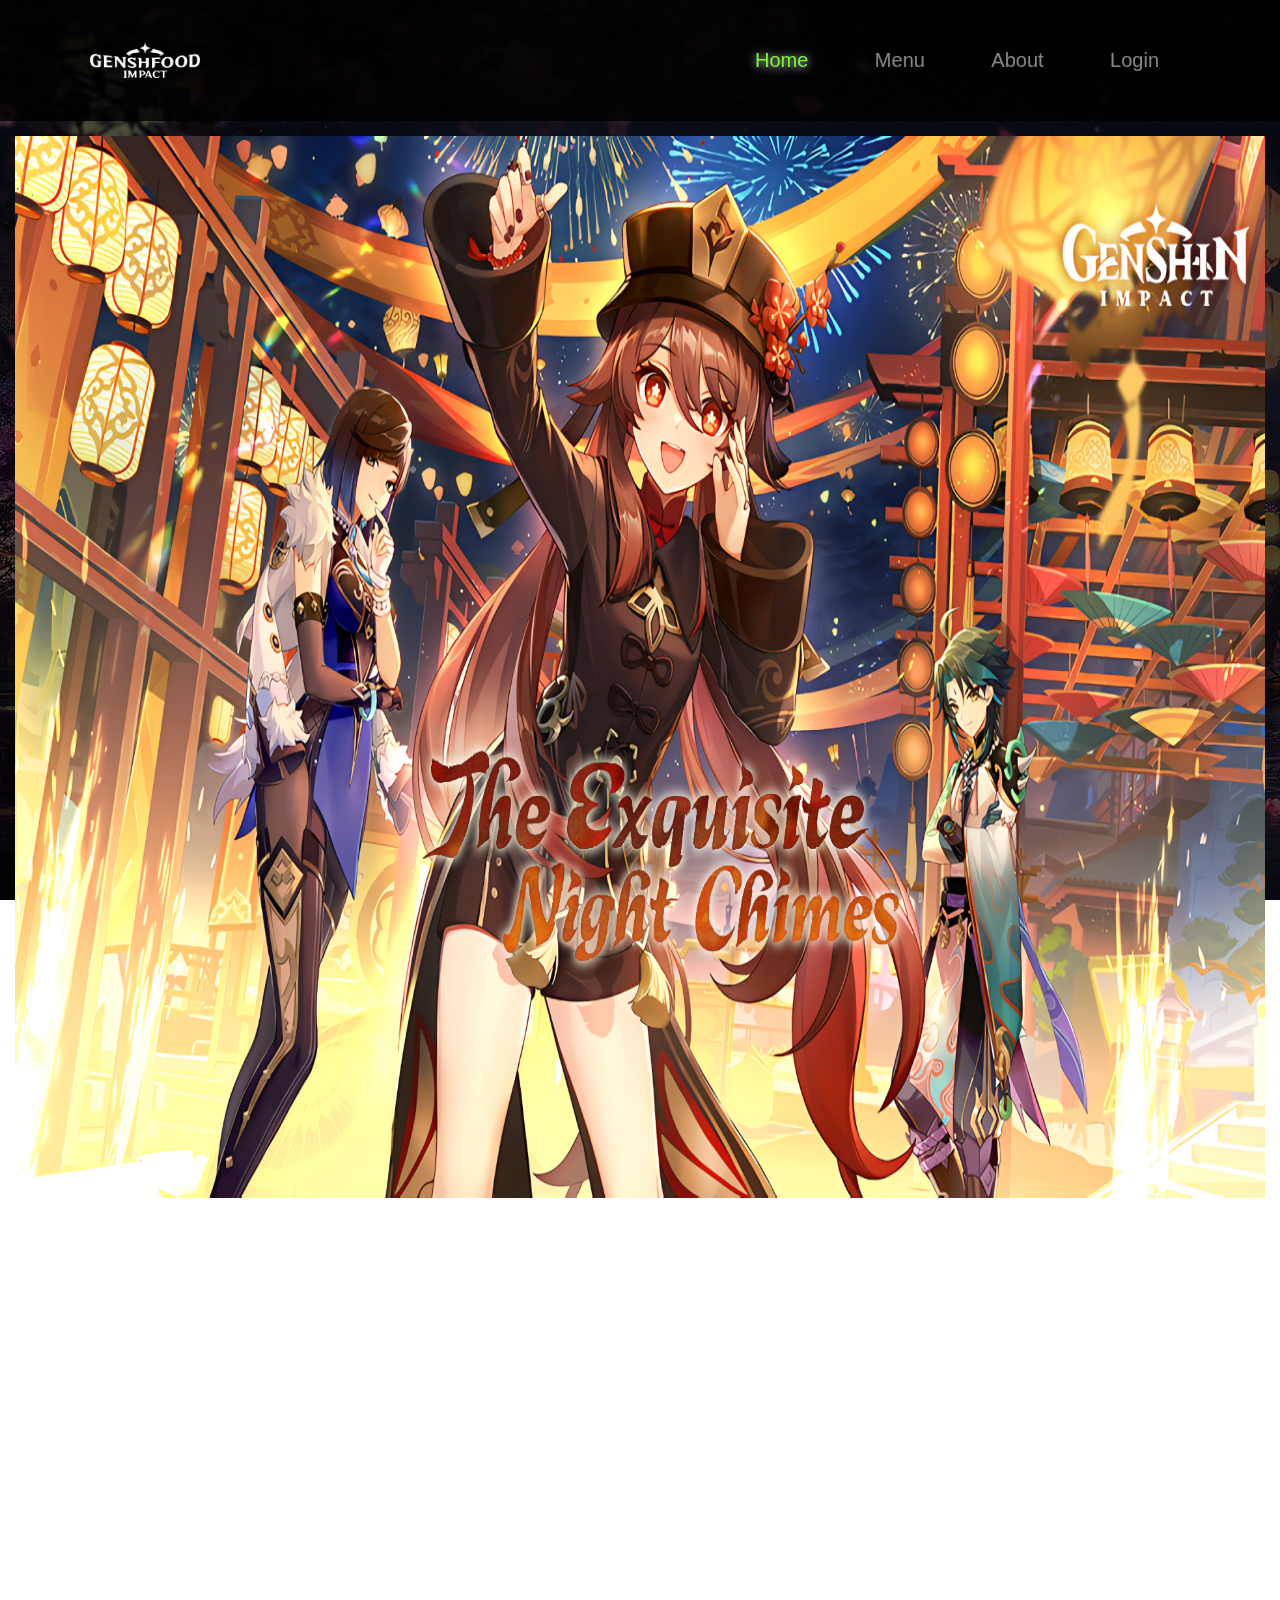
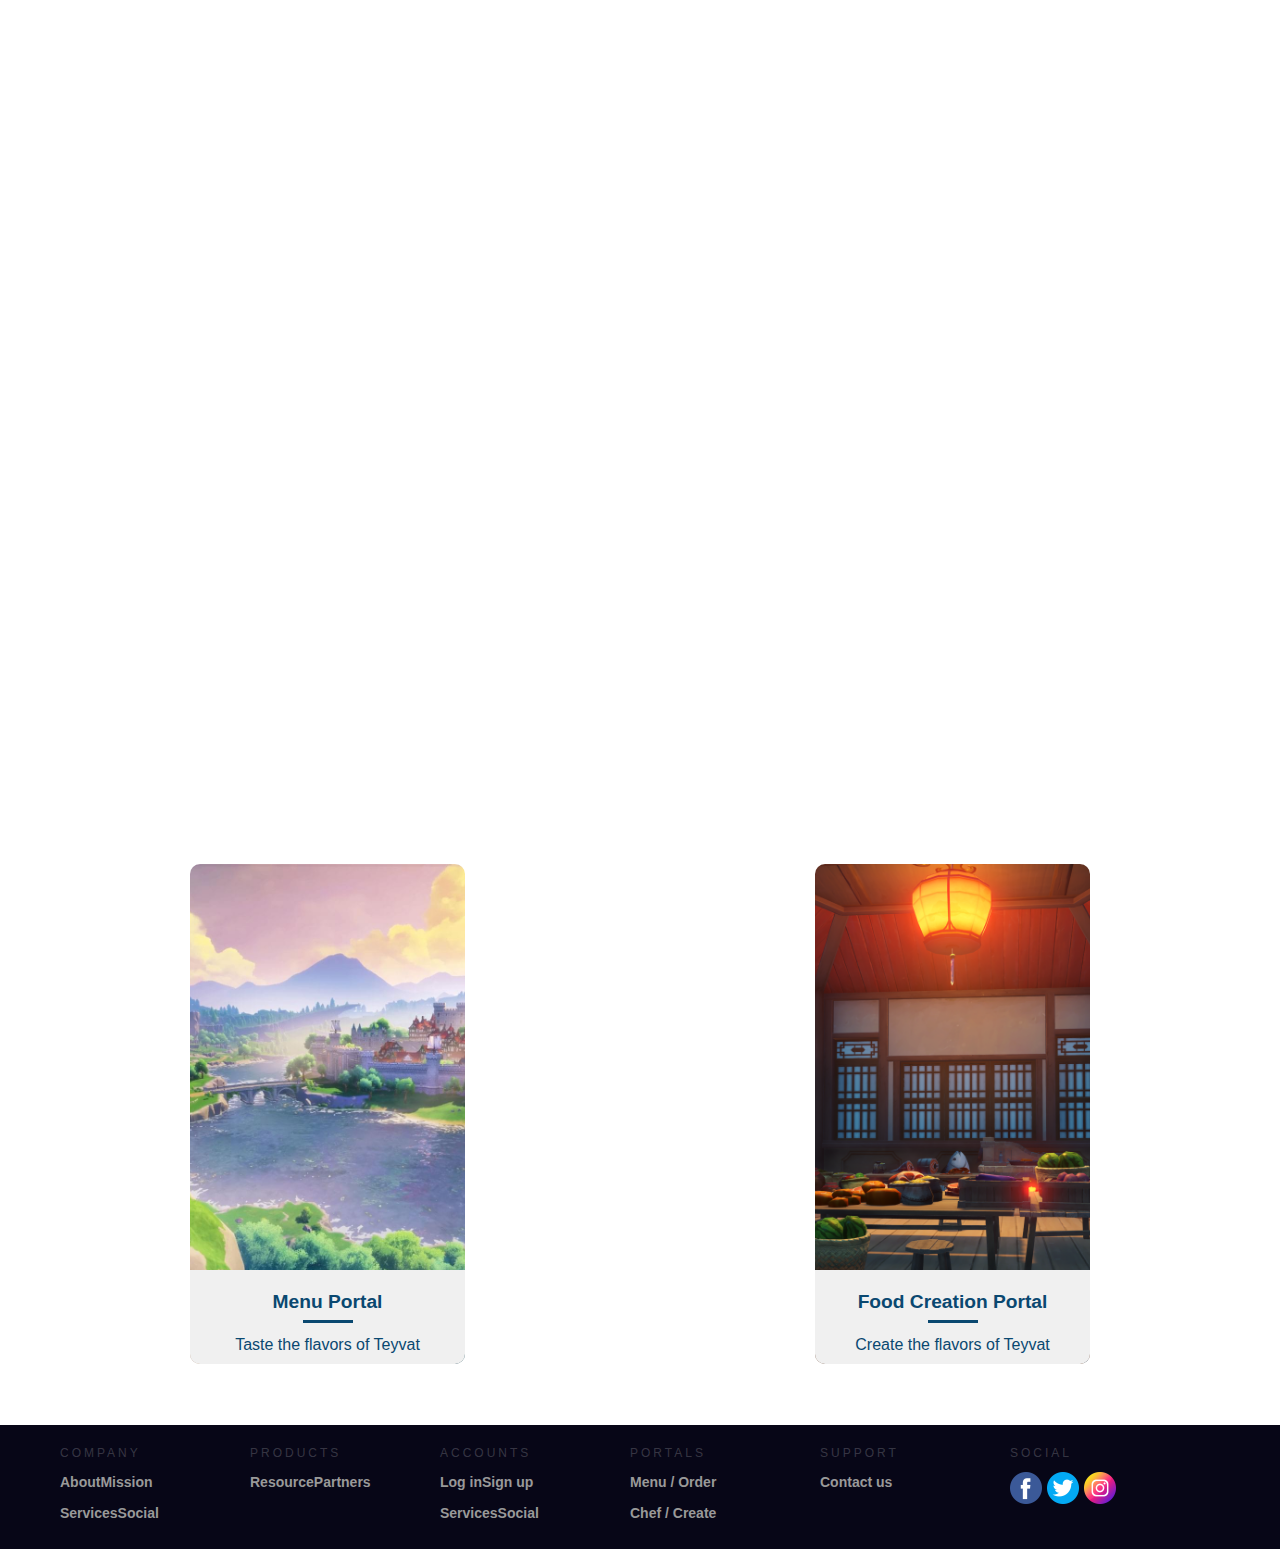
<file: MP1 Main/index.html>
<!DOCTYPE html>
<html lang="en">
  <head>
    <meta charset="UTF-8" />
    <meta http-equiv="X-UA-Compatible" content="IE=edge" />
    <meta name="viewport" content="width=device-width, initial-scale=1.0" />
    <!-- Bootstrap 5.3v -->
    <link
      rel="stylesheet"
      href="	https://cdn.jsdelivr.net/npm/bootstrap@5.3.0-alpha1/dist/css/bootstrap.min.css"
    />
    <script src="https://ajax.googleapis.com/ajax/libs/jquery/3.6.0/jquery.min.js"></script>
    <script src="https://cdn.jsdelivr.net/npm/bootstrap@5.3.0-alpha1/dist/js/bootstrap.bundle.min.js"></script>
    <!-- SASS / CSS -->
    <link rel="stylesheet" href="./css/Styles.css" />
    <link
      rel="shortcut icon"
      type="image/png"
      href="./img/Adeptus-temptation.png"
    />
    <title>GenshFood Impact</title>
  </head>
  <body>
    <nav class="nav">
      <img class="logo" src="./img/GenshFood_Logo_White.png" />
      
        
      </button></div>
      <div class="navholder ">
        <ul class="navlinks">
          <li>
            <a
              class="active"
              href="http://127.0.0.1:5500/bootcamp/MP1%20Main/index.html"
              >Home</a
            >
          </li>
          <li>
            <a href="http://127.0.0.1:5500/bootcamp/MP1%20Main/menu.html"
              >Menu</a
            >
          </li>
          <li><a href="http://127.0.0.1:5500/bootcamp/MP1%20Main/about.html">About</a></li>
          <li><a href="http://127.0.0.1:5500/bootcamp/MP1%20Main/login.html">Login</a></li>
        </ul>
      </div>
    </nav>
  
    <section >
      <img class="img" src="./img/Exuisite-Night-Chimes-Wallpaper-Edited.png" />
      
    </section>
    <section class="news-holder">
      <h1>News</h1>
    </section>
    <section class="videos">
      <iframe
        width="800"
        height="297"
        src="https://www.youtube.com/embed/NYGkYqpqDRo"
        title="37 Genshin Impact Food IRL Make U HUNGRY! SUMMARY Ⅰ 【原神再現料理 37品】飯テロ 第一弾《深夜閲覧注意》"
        frameborder="0"
        allow="accelerometer; autoplay; clipboard-write; encrypted-media; gyroscope; picture-in-picture; web-share"
        allowfullscreen
      ></iframe>
      <div class="content">
        <h1 class="content-title">Welcome to GenshFood Impact</h1>
        <h3>New Recipes Available Soon!</h3>
        <article class="paragraph">
          Here is a video from Mori's Kitchen sharing her content in Youtube
          <br />
          and will soon be available here.
        </article>
      </div>
    </section>
    <section class="videos">
        <iframe width="800" height="297" src="https://www.youtube.com/embed/g5fw5RAtl34" title="Collected Miscellany - "Yaoyao: Sweet Clouds of Osmanthus" | Genshin Impact" frameborder="0" allow="accelerometer; autoplay; clipboard-write; encrypted-media; gyroscope; picture-in-picture; web-share" allowfullscreen></iframe>
        <div class="content">
          <h1 class="content-title">Game Events</h1>
          <h3>New character Yaoyao</h3>
          <article class="paragraph">
            Yaoyao (Chinese: 瑶瑶 Yáoyao) is a playable Dendro character in Genshin Impact.<br>
            She was Xiangling's junior disciple under the same martial arts master, <br> but has since become an assistant for Ganyu.
          </article>
        </div>
      </section>
      <section class="videos">
        <iframe width="800" height="297" src="https://www.youtube.com/embed/jym31IdMZYM" title="Collected Miscellany - "Alhaitham: Profound Reasoning" | Genshin Impact" frameborder="0" allow="accelerometer; autoplay; clipboard-write; encrypted-media; gyroscope; picture-in-picture; web-share" allowfullscreen></iframe>
        <div class="content">
          <h1 class="content-title">Game Events</h1>
          <h3>New character Alhaitam</h3>
          <article class="paragraph">
            Alhaitham is a playable Dendro character in Genshin Impact. <br>

Alhaitham is a member of the Haravatat of the Sumeru Akademiya <br> and the Akademiya's Scribe, responsible for documenting their findings and <br>  drafting ordinances.
          </article>
        </div>
      </section>
    <section>
      <div class="portal-holder">
        <h1>Portals</h1>
        <ul class="portals">
          <li class="booking-card" style="background-image: url(./img/1099191.jpg)">
            <div class="book-container">
              <div class="content">
                <a href="http://127.0.0.1:5500/bootcamp/MP1%20Main/menu.html"><button class="btn">Explore</button></a>
              </div>
            </div>
            <div class="informations-container">
              <h2 class="title">Menu Portal</h2>
              <p class="sub-title">Taste the flavors of Teyvat</p>
              <div class="more-information">
                <div class="info-and-date-container">
                </div>
                <p class="disclaimer">Explore the dishes from 4 different nations in Teyvat.
                    
                </p>
                </div>
            </div>
          </li>
          <li class="booking-card" style="background-image: url(./img/20230113152124.png);">
            <div class="book-container">
              <div class="content">
                <a href=""><button class="btn"> Create</button></a>
              </div>
            </div>
            <div class="informations-container">
                <h2 class="title">Food Creation Portal</h2>
                <p class="sub-title">Create the flavors of Teyvat</p>
                <div class="more-information">
                  <div class="info-and-date-container">
                  </div>
                  <p class="disclaimer">Be creative in your own style.
                  </p>
                  </div>
              </div>
            </div>
          </li>
            </div>
          </li>
        </ul>
    </section>
    <div class="footer">
      <div class="contain">
        <div class="col">
          <h1>Company</h1>
          <ul>
            <li>About</li>
            <li>Mission</li>
            <li>Services</li>
            <li>Social</li>
          </ul>
        </div>
        <div class="col">
          <h1>Products</h1>
          <ul>
            <li>Resource</li>
            <li>Partners</li>
          </ul>
        </div>
        <div class="col">
          <h1>Accounts</h1>
          <ul>
            <li>Log in</li>
            <li>Sign up</li>
            <li>Services</li>
            <li>Social</li>
          </ul>
        </div>
        <div class="col">
          <h1>Portals</h1>
          <ul>
            <li>Menu / Order</li>
            <li>Chef / Create</li>
          </ul>
        </div>
        <div class="col">
          <h1>Support</h1>
          <ul>
            <li>Contact us</li>
          </ul>
        </div>
        <div class="col social">
          <h1>Social</h1>
          <ul>
            <li>
              <img src="./img/facebook.png" width="32" style="width: 32px" />
            </li>
            <li>
              <img src="./img/twitter.png" width="32" style="width: 32px" />
            </li>
            <li>
              <img src="./img/instagram.png" width="32" style="width: 32px" />
            </li>
          </ul>
        </div>
        <div class="clearfix"></div>
      </div>
    </div>
  </body>
</html>
</file>
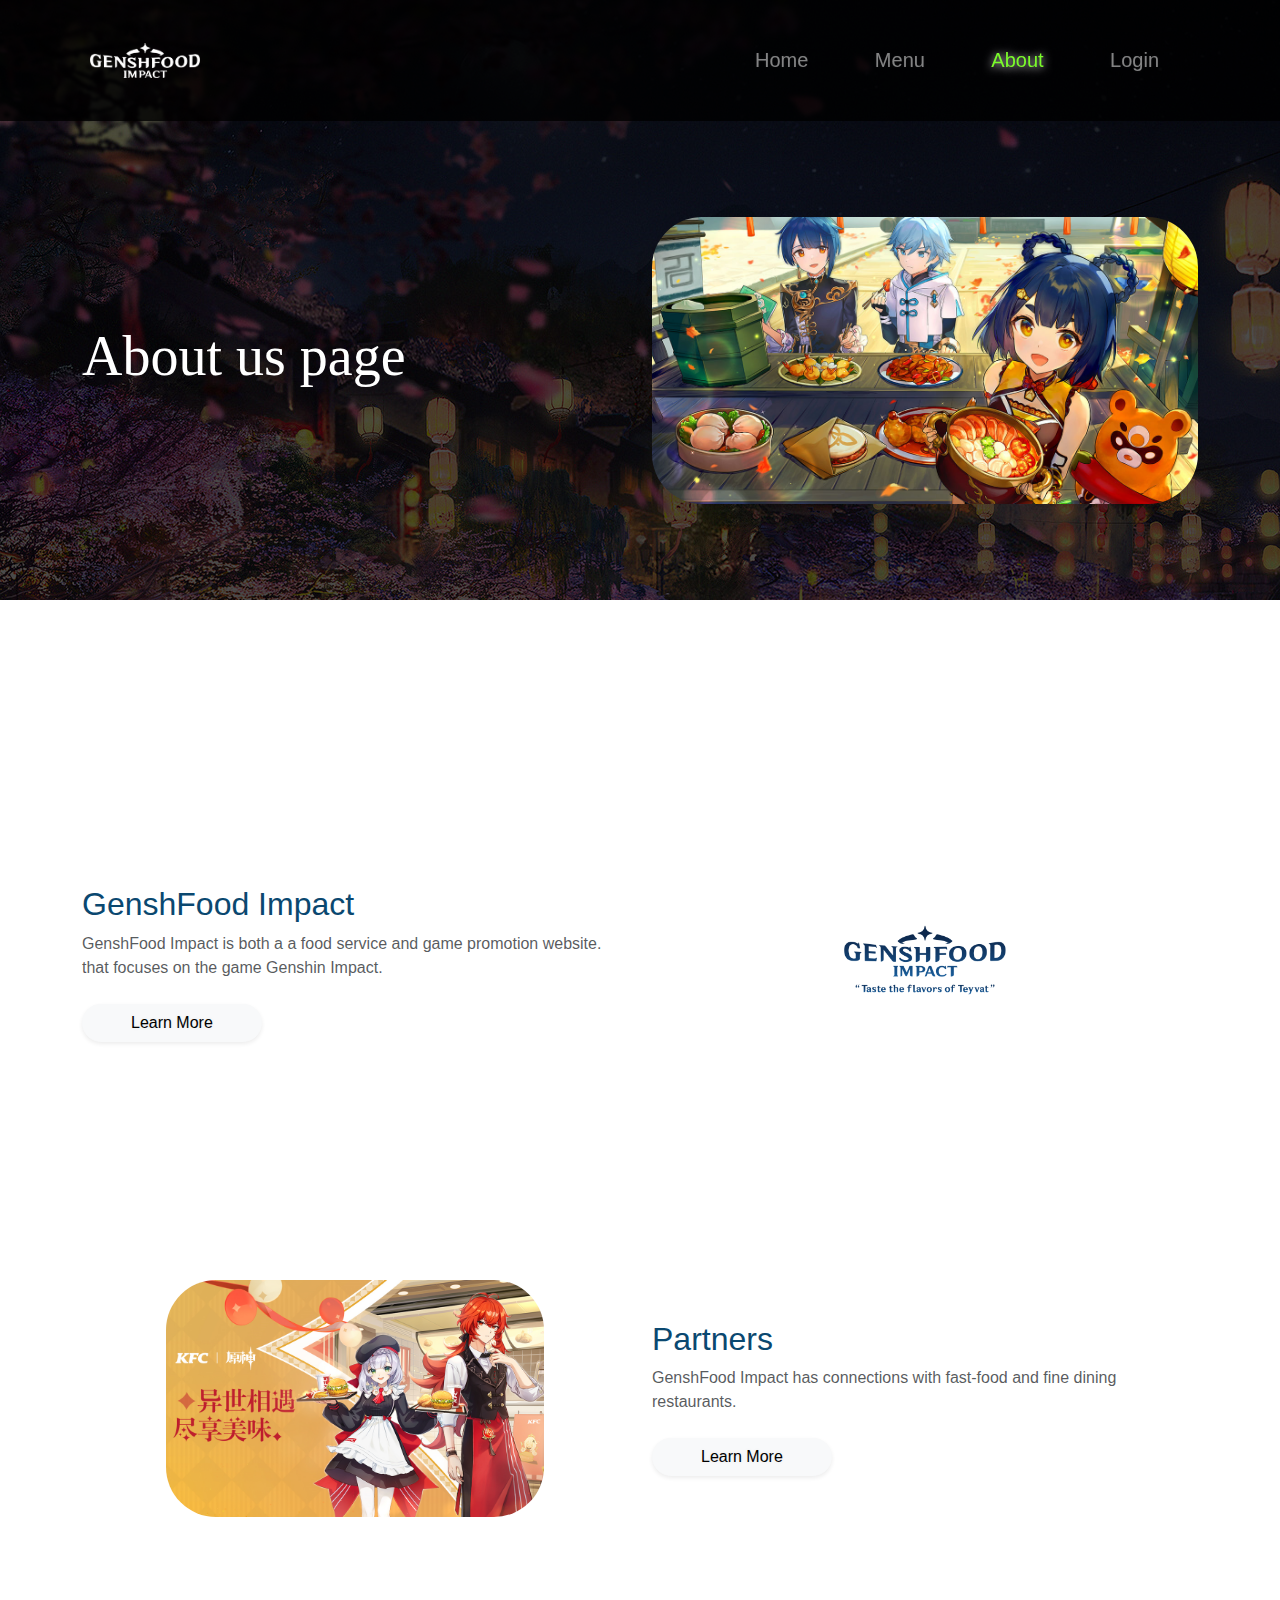
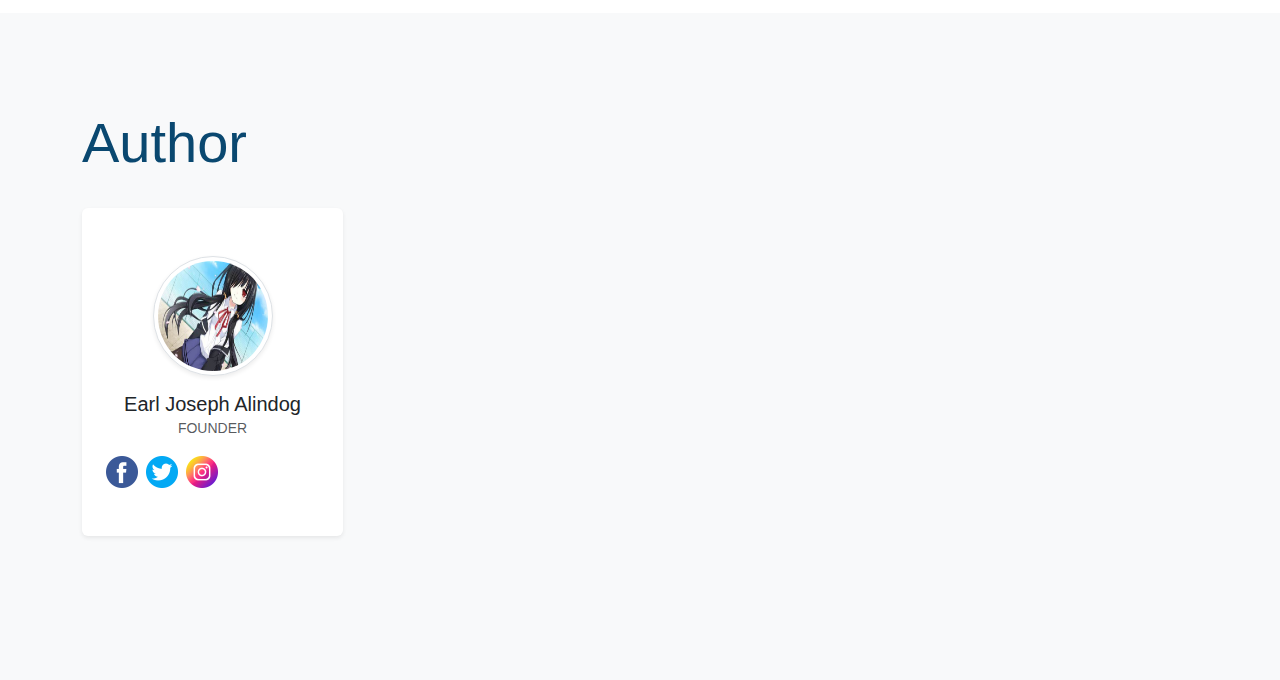
<file: MP1 Main/about.html>
<!DOCTYPE html>
<html lang="en">
  <head>
    <meta charset="UTF-8" />
    <meta http-equiv="X-UA-Compatible" content="IE=edge" />
    <meta name="viewport" content="width=device-width, initial-scale=1.0" />
    <!-- Bootstrap 5.3v -->
    <link
      rel="stylesheet"
      href="	https://cdn.jsdelivr.net/npm/bootstrap@5.3.0-alpha1/dist/css/bootstrap.min.css"
    />
    <script src="https://ajax.googleapis.com/ajax/libs/jquery/3.6.0/jquery.min.js"></script>
    <script src="https://cdn.jsdelivr.net/npm/bootstrap@5.3.0-alpha1/dist/js/bootstrap.bundle.min.js"></script>
    <!-- SASS / CSS -->
    <link rel="stylesheet" href="./css/Styles.css" />
    <link
      rel="shortcut icon"
      type="image/png"
      href="./img/Adeptus-temptation.png"
    />
    <title>GenshFood Impact</title>
  </head>
  <body>
    <nav class="nav">
      <img class="logo" src="./img/GenshFood_Logo_White.png" />
      <div class="navholder">
        <ul class="navlinks">
          <li>
            <a href="http://127.0.0.1:5500/bootcamp/MP1%20Main/index.html"
              >Home</a
            >
          </li>
          <li>
            <a href="http://127.0.0.1:5500/bootcamp/MP1%20Main/menu.html"
              >Menu</a
            >
          </li>
          <li>
            <a
              class="active"
              href="http://127.0.0.1:5500/bootcamp/MP1%20Main/about.html"
              >About</a
            >
          </li>
          <li>
            <a href="http://127.0.0.1:5500/bootcamp/MP1%20Main/login.html"
              >Login</a
            >
          </li>
        </ul>
      </div>
    </nav>
    <div class="container py-5">
        <div class="row h-100 align-items-center py-5">
          <div class="col-lg-6">
            <h1 class="display-4 text-white about-us">About us page</h1>
          </div>
          <div class="col-lg-6 d-none d-lg-block"><img id="Minna" src="./img/genshin-impact-food-store-e50c.jfif"  class="img-fluid"></div>
        </div>
      </div>
    </div>
    
    <div class="bg-white py-5">
      <div class="container py-5">
        <div class="row align-items-center mb-5">
          <div class="col-lg-6 order-2 order-lg-1"><i class="fa fa-bar-chart fa-2x mb-3 text-primary"></i>
            <h2 class="font-weight-light">GenshFood Impact</h2>
            <p class="font-italic text-muted mb-4">GenshFood Impact is both a a food service and game promotion website. <br> that focuses on the game Genshin Impact. </p><a href="#" class="btn btn-light px-5 rounded-pill shadow-sm">Learn More</a>
          </div>
          <div class="col-lg-5 px-5 mx-auto order-1 order-lg-2"><img id="about-logo" src="./img/GenshFood_Logo_Colored_with_Caption.png" alt="" class="img-fluid mb-4 mb-lg-0"></div>
        </div>
        <div class="row align-items-center">
          <div class="col-lg-5 px-5 mx-auto"><img id="KFC" src="./img/KFC-genshin.png"  class="img-fluid mb-4 mb-lg-0"></div>
          <div class="col-lg-6"><i class="fa fa-leaf fa-2x mb-3 text-primary"></i>
            <h2 class="font-weight-light">Partners</h2>
            <p class="font-italic text-muted mb-4">GenshFood Impact has connections with fast-food and fine dining restaurants.</p><a href="#" class="btn btn-light px-5 rounded-pill shadow-sm">Learn More</a>
          </div>
        </div>
      </div>
    </div>
    
    <div class="bg-light py-5">
      <div class="container py-5">
        <div class="row mb-4 ">
          <div class="col-lg-5">
            <h2 class="display-4 font-weight-light ">Author</h2>
            
          </div>
        </div>
    
        <div class="row text-center">
          <!-- Team item-->
          <div class="col-xl-3 col-sm-6 mb-5">
            <div class="bg-white rounded shadow-sm py-5 px-4"><img id="profile" src="./img/Profile.jfif" alt="" width="100" class="img-fluid rounded-circle mb-3 img-thumbnail shadow-sm">
              <h5 class="mb-0">Earl Joseph Alindog</h5><span class="small text-uppercase text-muted"> Founder</span>
              <ul class="social mb-0 list-inline mt-3">
                <li class="list-inline-item"> <img src="./img/facebook.png" width="32" style="width: 32px" /></li>
                <li class="list-inline-item"><img src="./img/twitter.png" width="32" style="width: 32px" /></li>
                <li class="list-inline-item"> <img src="./img/instagram.png" width="32" style="width: 32px" /></li>
              </ul>
            </div>
          </div>
          <!-- End-->
    
         
            </div>
          </div>
  </body>
</html>
</file>
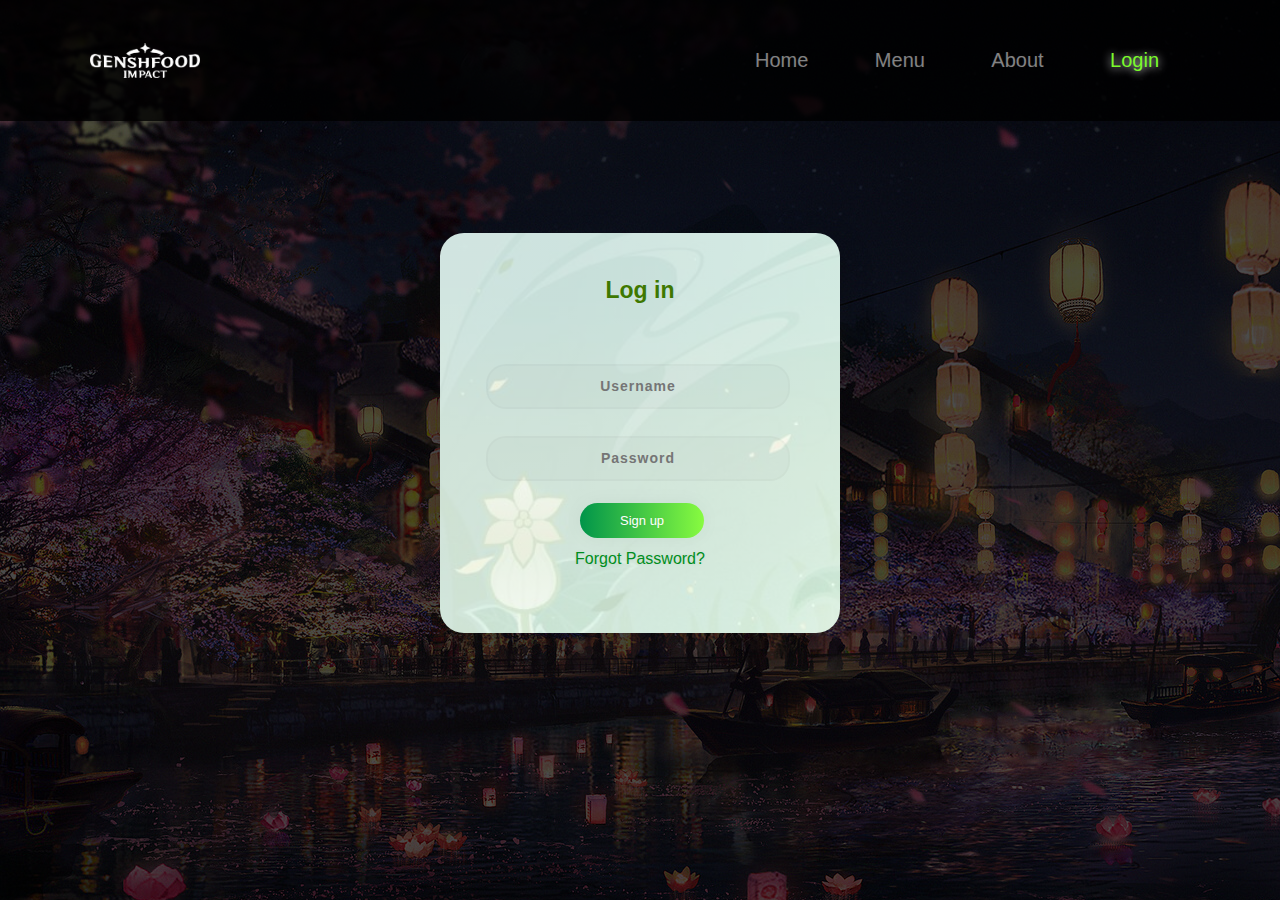
<file: MP1 Main/login.html>
<!DOCTYPE html>
<html lang="en">
  <head>
    <meta charset="UTF-8" />
    <meta http-equiv="X-UA-Compatible" content="IE=edge" />
    <meta name="viewport" content="width=device-width, initial-scale=1.0" />
    <!-- Bootstrap 5.3v -->
    <link
      rel="stylesheet"
      href="	https://cdn.jsdelivr.net/npm/bootstrap@5.3.0-alpha1/dist/css/bootstrap.min.css"
    />
    <script src="https://ajax.googleapis.com/ajax/libs/jquery/3.6.0/jquery.min.js"></script>
    <script src="https://cdn.jsdelivr.net/npm/bootstrap@5.3.0-alpha1/dist/js/bootstrap.bundle.min.js"></script>
    <!-- SASS / CSS -->
    <link rel="stylesheet" href="./css/Styles.css" />
    <link
      rel="shortcut icon"
      type="image/png"
      href="./img/Adeptus-temptation.png"
    />
    <title>GenshFood Impact</title>
  </head>
  <body>
    <nav class="nav">
      <img class="logo" src="./img/GenshFood_Logo_White.png" />
      <div class="navholder">
        <ul class="navlinks">
          <li>
            <a href="http://127.0.0.1:5500/bootcamp/MP1%20Main/index.html"
              >Home</a
            >
          </li>
          <li>
            <a href="http://127.0.0.1:5500/bootcamp/MP1%20Main/menu.html"
              >Menu</a
            >
          </li>
          <li>
            <a href="http://127.0.0.1:5500/bootcamp/MP1%20Main/about.html"
              >About</a
            >
          </li>
          <li>
            <a
              class="active"
              href="http://127.0.0.1:5500/bootcamp/MP1%20Main/login.html"
              >Login</a
            >
          </li>
        </ul>
      </div>
    </nav>
    <div class="main">
      <p class="sign">Log in</p>
      <form class="form1">
        <input class="un " type="text" placeholder="Username">
        <input class="pass" type="password" placeholder="Password">
        <a class="submit">Sign up</a>
        <p class="forgot"><a href="#">Forgot Password?</p>
  </body>
</html>
</file>
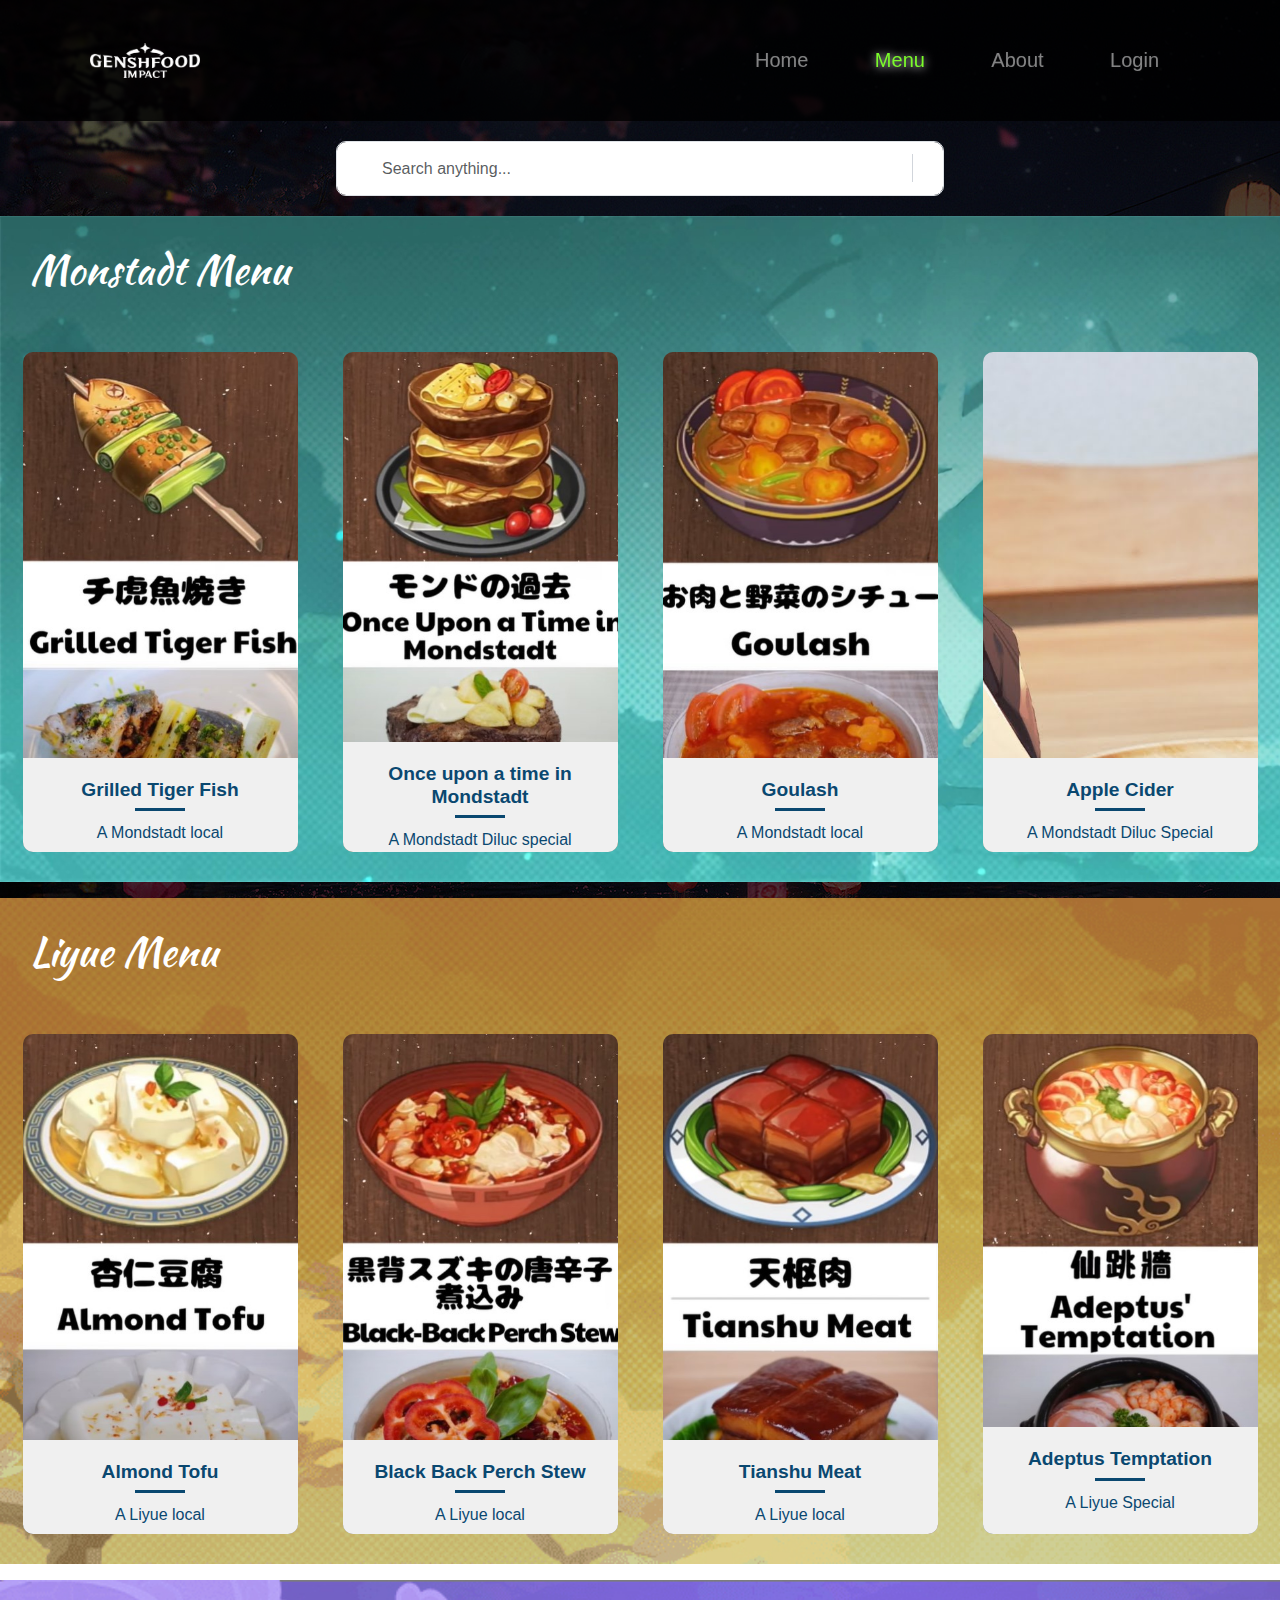
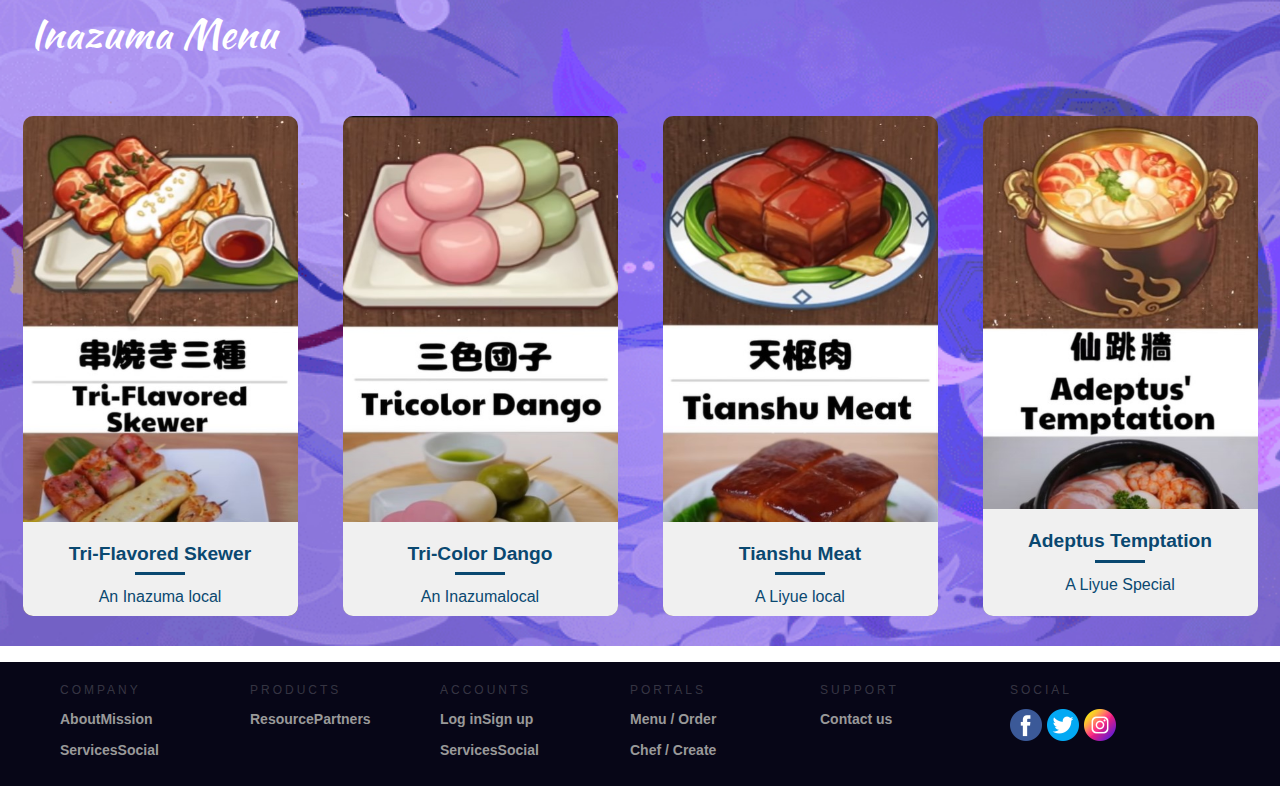
<file: MP1 Main/menu.html>
<!DOCTYPE html>
<html lang="en">
  <head>
    <meta charset="UTF-8" />
    <meta http-equiv="X-UA-Compatible" content="IE=edge" />
    <meta name="viewport" content="width=device-width, initial-scale=1.0" />
    <!-- Bootstrap 5.3v -->
    <link
      rel="stylesheet"
      href="	https://cdn.jsdelivr.net/npm/bootstrap@5.3.0-alpha1/dist/css/bootstrap.min.css"
    />
    <script src="https://ajax.googleapis.com/ajax/libs/jquery/3.6.0/jquery.min.js"></script>
    <script src="https://cdn.jsdelivr.net/npm/bootstrap@5.3.0-alpha1/dist/js/bootstrap.bundle.min.js"></script>
    <!-- SASS / CSS -->
    <link rel="stylesheet" href="./css/Styles.css" />
    <link
      rel="shortcut icon"
      type="image/png"
      href="./img/Adeptus-temptation.png"
    />
    <title>GenshFood Impact</title>
  </head>
  <body>
    <nav class="nav">
      <img class="logo" src="./img/GenshFood_Logo_White.png" />
      <div class="navholder">
        <ul class="navlinks">
          <li>
            <a href="http://127.0.0.1:5500/bootcamp/MP1%20Main/index.html"
              >Home</a
            >
          </li>
          <li>
            <a
              class="active"
              href="http://127.0.0.1:5500/bootcamp/MP1%20Main/menu.html"
              >Menu</a
            >
          </li>
          <li><a href="http://127.0.0.1:5500/bootcamp/MP1%20Main/about.html">About</a></li>
          <li>
            <a href="http://127.0.0.1:5500/bootcamp/MP1%20Main/login.html"
              >Login</a
            >
          </li>
        </ul>
      </div>
    </nav>
    <div class="container-search">
      <div class="row height d-flex justify-content-center align-items-center">
        <div class="col-md-6">
          <div class="form">
            <i class="fa-solid fa-magnifying-glass"></i>
            <input
              type="text"
              class="form-control form-input"
              placeholder="Search anything..."
            />
            <span class="left-pan"><i class="fa fa-microphone"></i></span>
          </div>
        </div>
      </div>
    </div>
    <div class="portal-holder-menu-mondstadt">
      <h1 class="mondstadt-menu">Monstadt Menu</h1>
      <ul class="portals">
        <li class="booking-card" style="background-image: url(./img/genshin-menu-grilled-tiger-fish.jpg)">
          <div class="book-container">
            <div class="content">
              <a href="http://127.0.0.1:5500/bootcamp/MP1%20Main/login.html"><button class="btn">Order</button></a>
            </div>
          </div>
          <div class="informations-container">
            <h2 class="title">Grilled Tiger Fish</h2>
            <p class="sub-title">A Mondstadt local</p>
            <div class="more-information">
              <div class="info-and-date-container">
              </div>
              <p class="disclaimer">Mondstadt Grilled Fish is a food item that the player can cook. The recipe for Mondstadt Grilled Fish is available from the start of the game.
                  
              </p>
              </div>
          </div>
        </li>
        <li class="booking-card" style="background-image: url(./img/genshin-menu-once-upon-a-time-in-mondstadt.jpg)">
          <div class="book-container">
            <div class="content">
              <a href="http://127.0.0.1:5500/bootcamp/MP1%20Main/login.html"><button class="btn">Order</button></a>
            </div>
          </div>
          <div class="informations-container">
            <h2 class="title">Once upon a time in Mondstadt</h2>
            <p class="sub-title">A Mondstadt Diluc special</p>
            <div class="more-information">
              <div class="info-and-date-container">
              </div>
              <p class="disclaimer">"Once Upon a Time in Mondstadt" is a special food item that the player has a chance to obtain by cooking "Pile 'Em Up" with Diluc. The recipe for "Pile 'Em Up" is obtainable from Good Hunter for 5,000 Mora after reaching Adventure Rank 40.
              </p>
              </div>
          </div>
        </li>
        <li class="booking-card" style="background-image: url(./img/genshin-menu-goulash.jpg)">
          <div class="book-container">
            <div class="content">
              <a href="http://127.0.0.1:5500/bootcamp/MP1%20Main/login.html"><button class="btn">Order</button></a>
            </div>
          </div>
          <div class="informations-container">
            <h2 class="title">Goulash</h2>
            <p class="sub-title">A Mondstadt local</p>
            <div class="more-information">
              <div class="info-and-date-container">
              </div>
              <p class="disclaimer">Goulash is a Food item that the player can cook. The recipe for Goulash is obtainable by completing the Dragonspine quest Ah, Fresh Meat!
              </p>
              </div>
          </div>
        </li>
        <li class="booking-card" style="background-image: url(./img/genshin-menu-special-apple-cider.jpg)  ">
          <div class="book-container">
            <div class="content">
              <a href="http://127.0.0.1:5500/bootcamp/MP1%20Main/login.html"><button class="btn">Order</button></a>
            </div>
          </div>
          <div class="informations-container">
            <h2 class="title">Apple Cider</h2>
            <p class="sub-title">A Mondstadt Diluc Special</p>
            <div class="more-information">
              <div class="info-and-date-container">
              </div>
              <p class="disclaimer">Apple Cider is a food item that the player purchases from Charles in Angel's Share (located in the City of Mondstadt) for 1,500 Mora (max 2 per day).
              </p>
              </div>
          </div>
        </li>

        
          
          </div>
        </li>
      </ul>
    </div>
    <div class="portal-holder-menu-liyue">
      <h1 class="liyue-menu">Liyue Menu</h1>
      <ul class="portals">
        <li class="booking-card" style="background-image: url(./img/genshin-menu-almond-tofu.jpg)">
          <div class="book-container">
            <div class="content">
              <a href="http://127.0.0.1:5500/bootcamp/MP1%20Main/login.html"><button class="btn">Order</button></a>
            </div>
          </div>
          <div class="informations-container">
            <h2 class="title">Almond Tofu</h2>
            <p class="sub-title">A Liyue local</p>
            <div class="more-information">
              <div class="info-and-date-container">
              </div>
              <p class="disclaimer">Almond Tofu is a food item that the player can cook. The recipe for Almond Tofu is obtainable by investigating one of the interactable points in Wangshu Inn's kitchen located in Bishui Plain, Liyue.
                  
              </p>
              </div>
          </div>
        </li>
        <li class="booking-card" style="background-image: url(./img/genshin-menu-black-back-perch-stew.jpg)">
          <div class="book-container">
            <div class="content">
              <a href="http://127.0.0.1:5500/bootcamp/MP1%20Main/login.html"><button class="btn">Order</button></a>
            </div>
          </div>
          <div class="informations-container">
            <h2 class="title">Black Back Perch Stew</h2>
            <p class="sub-title">A Liyue local</p>
            <div class="more-information">
              <div class="info-and-date-container">
              </div>
              <p class="disclaimer">Black-Back Perch Stew is a food item that the player can cook. The recipe for Black-Back Perch Stew is obtainable from Chef Mao at Wanmin Restaurant for 5,000 Mora after reaching Adventure Rank 30.
              </p>
              </div>
          </div>
        </li>
        <li class="booking-card" style="background-image: url(./img/genshin-menu-tianshu-meat.jpg)">
          <div class="book-container">
            <div class="content">
              <a href="http://127.0.0.1:5500/bootcamp/MP1%20Main/login.html"><button class="btn">Order</button></a>
            </div>
          </div>
          <div class="informations-container">
            <h2 class="title">Tianshu Meat</h2>
            <p class="sub-title">A Liyue local</p>
            <div class="more-information">
              <div class="info-and-date-container">
              </div>
              <p class="disclaimer">Tianshu Meat is a food that the player can cook. The recipe for Tianshu Meat is obtainable from Ms. Yu for reaching Reputation Level 7 in Liyue.
              </p>
              </div>
          </div>
        </li>
        <li class="booking-card" style="background-image: url(./img/genshin-menu-adeptus-temptation.jpg)  ">
          <div class="book-container">
            <div class="content">
              <a href="http://127.0.0.1:5500/bootcamp/MP1%20Main/login.html"><button class="btn">Order</button></a>
            </div>
          </div>
          <div class="informations-container">
            <h2 class="title">Adeptus Temptation</h2>
            <p class="sub-title">A Liyue Special</p>
            <div class="more-information">
              <div class="info-and-date-container">
              </div>
              <p class="disclaimer">Adeptus' Temptation is a food item that the player can cook. The recipe for Adeptus' Temptation is obtainable from the Luxurious Chest at the Dwelling in the Clouds, the floating island above Qingyun Peak. Adeptus' Temptation can also be obtained as a reward from the World Quest Nine Pillars of Peace.
              </p>
              </div>
          </div>
        </li>

        
          
          </div>
        </li>
      </ul>
    </div>
    <div class="portal-holder-menu-inazuma">
      <h1 class="liyue-menu">Inazuma Menu</h1>
      <ul class="portals">
        <li class="booking-card" style="background-image: url(./img/genshin-menu-tri-flavored-skewer.jpg)">
          <div class="book-container">
            <div class="content">
              <a href="http://127.0.0.1:5500/bootcamp/MP1%20Main/login.html"><button class="btn">Order</button></a>
            </div>
          </div>
          <div class="informations-container">
            <h2 class="title">Tri-Flavored Skewer</h2>
            <p class="sub-title">An Inazuma local</p>
            <div class="more-information">
              <div class="info-and-date-container">
              </div>
              <p class="disclaimer">Tri-Flavored Skewer is a food item that the player can cook. The recipe for Tri-Flavored Skewer is obtainable from Kiminami Anna at Kiminami Restaurant for 5,000 Mora. 
              </p>
              </div>
          </div>
        </li>
        <li class="booking-card" style="background-image: url(./img/genshin-menu-tri-color-dango.jpg)">
          <div class="book-container">
            <div class="content">
              <a href="http://127.0.0.1:5500/bootcamp/MP1%20Main/login.html"><button class="btn">Order</button></a>
            </div>
          </div>
          <div class="informations-container">
            <h2 class="title">Tri-Color Dango</h2>
            <p class="sub-title">An Inazumalocal</p>
            <div class="more-information">
              <div class="info-and-date-container">
              </div>
              <p class="disclaimer">Black-Back Perch Stew is a food item that the player can cook. The recipe for Black-Back Perch Stew is obtainable from Chef Mao at Wanmin Restaurant for 5,000 Mora after reaching Adventure Rank 30.
              </p>
              </div>
          </div>
        </li>
        <li class="booking-card" style="background-image: url(./img/genshin-menu-tianshu-meat.jpg)">
          <div class="book-container">
            <div class="content">
              <a href="http://127.0.0.1:5500/bootcamp/MP1%20Main/login.html"><button class="btn">Order</button></a>
            </div>
          </div>
          <div class="informations-container">
            <h2 class="title">Tianshu Meat</h2>
            <p class="sub-title">A Liyue local</p>
            <div class="more-information">
              <div class="info-and-date-container">
              </div>
              <p class="disclaimer">Tianshu Meat is a food that the player can cook. The recipe for Tianshu Meat is obtainable from Ms. Yu for reaching Reputation Level 7 in Liyue.
              </p>
              </div>
          </div>
        </li>
        <li class="booking-card" style="background-image: url(./img/genshin-menu-adeptus-temptation.jpg)  ">
          <div class="book-container">
            <div class="content">
              <a href="http://127.0.0.1:5500/bootcamp/MP1%20Main/login.html"><button class="btn">Order</button></a>
            </div>
          </div>
          <div class="informations-container">
            <h2 class="title">Adeptus Temptation</h2>
            <p class="sub-title">A Liyue Special</p>
            <div class="more-information">
              <div class="info-and-date-container">
              </div>
              <p class="disclaimer">Adeptus' Temptation is a food item that the player can cook. The recipe for Adeptus' Temptation is obtainable from the Luxurious Chest at the Dwelling in the Clouds, the floating island above Qingyun Peak. Adeptus' Temptation can also be obtained as a reward from the World Quest Nine Pillars of Peace.
              </p>
              </div>
          </div>
        </li>

        
          
          </div>
        </li>
      </ul>
    </div>

    <div class="footer">
      <div class="contain">
        <div class="col">
          <h1>Company</h1>
          <ul>
            <li>About</li>
            <li>Mission</li>
            <li>Services</li>
            <li>Social</li>
          </ul>
        </div>
        <div class="col">
          <h1>Products</h1>
          <ul>
            <li>Resource</li>
            <li>Partners</li>
          </ul>
        </div>
        <div class="col">
          <h1>Accounts</h1>
          <ul>
            <li>Log in</li>
            <li>Sign up</li>
            <li>Services</li>
            <li>Social</li>
          </ul>
        </div>
        <div class="col">
          <h1>Portals</h1>
          <ul>
            <li>Menu / Order</li>
            <li>Chef / Create</li>
          </ul>
        </div>
        <div class="col">
          <h1>Support</h1>
          <ul>
            <li>Contact us</li>
          </ul>
        </div>
        <div class="col social">
          <h1>Social</h1>
          <ul>
            <li>
              <img src="./img/facebook.png" width="32" style="width: 32px" />
            </li>
            <li>
              <img src="./img/twitter.png" width="32" style="width: 32px" />
            </li>
            <li>
              <img src="./img/instagram.png" width="32" style="width: 32px" />
            </li>
          </ul>
        </div>
        <div class="clearfix"></div>
      </div>
    </div>
  </body>
</html>
</file>
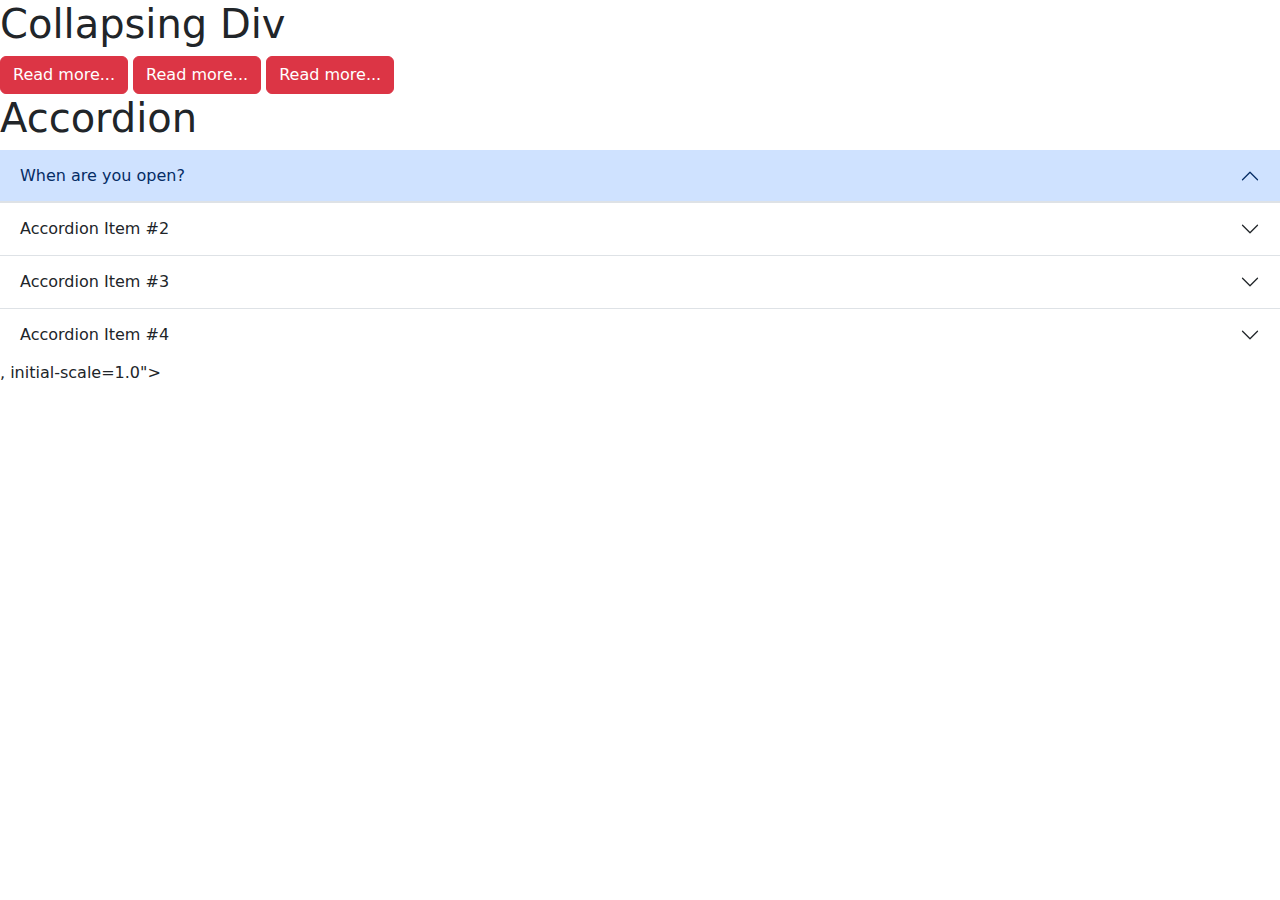
<file: MP1 Main/css/sample.html>
<!DOCTYPE html>
<html lang="en">
  <head>
    <meta charset="UTF-8" />
    <meta http-equiv="X-UA-Compatible" content="IE=edge" />
    <meta name="viewport" content="width=
    <!DOCTYPE html>
    <html lang="en">
      <head>
        <meta charset="UTF-8" />
        <meta http-equiv="X-UA-Compatible" content="IE=edge" />
        <meta name="viewport" content="width=device-width, initial-scale=1.0" />
        <link
          rel="stylesheet"
          href="https://cdn.jsdelivr.net/npm/bootstrap@5.2.0/dist/css/bootstrap.min.css"
        />
        <script src="https://ajax.googleapis.com/ajax/libs/jquery/3.6.0/jquery.min.js"></script>
        <script src="https://cdn.jsdelivr.net/npm/bootstrap@5.0.2/dist/js/bootstrap.bundle.min.js"></script>
        <title>Document</title>
      </head>
      <body>
        <h1>Collapsing Div</h1>
        <a
          class="btn btn-danger"
          data-bs-toggle="collapse"
          data-bs-target="#collapseExample"
          role="button"
          >Read more...</a
        >
        <a
          class="btn btn-danger"
          data-bs-toggle="collapse"
          data-bs-target="#collapseExample2"
          role="button"
          >Read more...</a
        >
        <a
          class="btn btn-danger"
          data-bs-toggle="collapse"
          data-bs-target="#collapseExample3"
          role="button"
          >Read more...</a
        >
        <div class="collapse" id="collapseExample">
          <div class="card card-body">
            Some placeholder content for the collapse component. This panel is
            hidden by default but revealed when the user activates the relevant
            trigger.
          </div>
        </div>
        <div class="collapse" id="collapseExample2">
          <div class="card card-body">
            Some placeholder content for the collapse component. This panel is
            hidden by default but revealed when the user activates the relevant
            trigger.
          </div>
        </div>
        <div class="collapse" id="collapseExample3">
          <div class="card card-body">
            Some placeholder content for the collapse component. This panel is
            hidden by default but revealed when the user activates the relevant
            trigger.
          </div>
        </div>
        <h1>Accordion</h1>
        <div class="accordion accordion-flush" id="accordionExample">
          <div class="accordion-item">
            <h2 class="accordion-header" id="headingOne">
              <button
                class="accordion-button"
                type="button"
                data-bs-toggle="collapse"
                data-bs-target="#collapseOne"
              >
                When are you open?
              </button>
            </h2>
            <div
              id="collapseOne"
              class="accordion-collapse collapse"
              data-bs-parent="#accordionExample"
            >
              <div class="accordion-body">
                <strong>This is the first item's accordion body.</strong> It is
                shown by default, until the collapse plugin adds the appropriate
                classes that we use to style each element. These classes control
                the overall appearance, as well as the showing and hiding via
                CSS transitions. You can modify any of this with custom CSS or
                overriding our default variables. It's also worth noting that
                just about any HTML can go within the
                <code>.accordion-body</code>, though the transition does limit
                overflow.
              </div>
            </div>
          </div>
          <div class="accordion-item">
            <h2 class="accordion-header" id="headingTwo">
              <button
                class="accordion-button collapsed"
                type="button"
                data-bs-toggle="collapse"
                data-bs-target="#collapseTwo"
              >
                Accordion Item #2
              </button>
            </h2>
            <div
              id="collapseTwo"
              class="accordion-collapse collapse"
              data-bs-parent="#accordionExample"
            >
              <div class="accordion-body">
                <strong>This is the second item's accordion body.</strong> It is
                hidden by default, until the collapse plugin adds the
                appropriate classes that we use to style each element. These
                classes control the overall appearance, as well as the showing
                and hiding via CSS transitions. You can modify any of this with
                custom CSS or overriding our default variables. It's also worth
                noting that just about any HTML can go within the
                <code>.accordion-body</code>, though the transition does limit
                overflow.
              </div>
            </div>
          </div>
          <div class="accordion-item">
            <h2 class="accordion-header" id="headingThree">
              <button
                class="accordion-button collapsed"
                type="button"
                data-bs-toggle="collapse"
                data-bs-target="#collapseThree"
              >
                Accordion Item #3
              </button>
            </h2>
            <div
              id="collapseThree"
              class="accordion-collapse collapse"
              data-bs-parent="#accordionExample"
            >
              <div class="accordion-body">
                <strong>This is the third item's accordion body.</strong> It is
                hidden by default, until the collapse plugin adds the
                appropriate classes that we use to style each element. These
                classes control the overall appearance, as well as the showing
                and hiding via CSS transitions. You can modify any of this with
                custom CSS or overriding our default variables. It's also worth
                noting that just about any HTML can go within the
                <code>.accordion-body</code>, though the transition does limit
                overflow.
              </div>
            </div>
          </div>
          <div class="accordion-item">
            <h2 class="accordion-header" id="headingFour">
              <button
                class="accordion-button collapsed"
                type="button"
                data-bs-toggle="collapse"
                data-bs-target="#collapseFour"
              >
                Accordion Item #4
              </button>
            </h2>
            <div
              id="collapseFour"
              class="accordion-collapse collapse"
              data-bs-parent="#accordionExample"
            >
              <div class="accordion-body">
                <strong>This is the third item's accordion body.</strong> It is
                hidden by default, until the collapse plugin adds the
                appropriate classes that we use to style each element. These
                classes control the overall appearance, as well as the showing
                and hiding via CSS transitions. You can modify any of this with
                custom CSS or overriding our default variables. It's also worth
                noting that just about any HTML can go within the
                <code>.accordion-body</code>, though the transition does limit
                overflow.
              </div>
            </div>
          </div>
        </div>
      </body>
    </html>
    , initial-scale=1.0">
    <title>Document</title>
  </head>
  <body></body>
</html>
</file>
<file: MP1 Main/css/Styles.css>
@import url("https://fonts.googleapis.com/css2?family=Kaushan+Script&family=Montserrat:wght@500&display=swap");
* {
  -webkit-box-sizing: border-box;
  box-sizing: border-box;
  margin: 0;
  padding: 0;
}

body {
  background: -webkit-gradient(linear, left top, left bottom, from(rgba(0, 0, 0, 0.7)), to(rgba(0, 0, 0, 0.7))), url(../img/xiang-meng-1.jpg);
  background: linear-gradient(rgba(0, 0, 0, 0.7), rgba(0, 0, 0, 0.7)), url(../img/xiang-meng-1.jpg);
  background-attachment: fixed;
}

.nav {
  position: sticky;
  top: 0;
  background: rgba(0, 0, 0, 0.8);
  padding: 15px 90px;
  -webkit-box-align: center;
      -ms-flex-align: center;
          align-items: center;
  -webkit-box-pack: justify;
      -ms-flex-pack: justify;
          justify-content: space-between;
  z-index: 10;
}

.logo {
  -webkit-animation: scale-up-center 0.4s cubic-bezier(0.39, 0.575, 0.565, 1) both;
  animation: scale-up-center 0.4s cubic-bezier(0.39, 0.575, 0.565, 1) both;
  position: relative;
  width: 10%;
  height: 100%;
}

@-webkit-keyframes scale-up-center {
  0% {
    -webkit-transform: scale(0.5);
    transform: scale(0.5);
  }
  100% {
    -webkit-transform: scale(1);
    transform: scale(1);
  }
}
@keyframes scale-up-center {
  0% {
    -webkit-transform: scale(0.5);
    transform: scale(0.5);
  }
  100% {
    -webkit-transform: scale(1);
    transform: scale(1);
  }
}
a:is(:link, :active, :visited).active {
  color: rgb(123, 251, 43);
  text-shadow: #ffffff 0px 1px 10px;
  -webkit-transition: 1s;
  transition: 1s;
}

.navholder .navlinks li {
  display: inline-block;
  list-style: none;
  margin: 15px;
}

.navholder .navlinks li a {
  text-decoration: none;
}

.navlinks {
  display: block;
  padding-top: 15px;
}

.navholder {
  margin-left: 50px;
}

.nav * {
  -webkit-box-sizing: border-box;
          box-sizing: border-box;
  -webkit-transition: all 0.35s ease;
  transition: all 0.35s ease;
}

.nav li {
  display: inline-block;
  list-style: outside none none;
  margin: 0.5em 1em;
  padding: 0;
}

.nav a {
  padding: 0.5em 0.8em;
  color: rgba(255, 255, 255, 0.5);
  position: relative;
  text-decoration: none;
  font-size: 20px;
}

.nav a::before,
.nav a::after {
  content: "";
  height: 14px;
  width: 14px;
  position: absolute;
  -webkit-transition: all 0.35s ease;
  transition: all 0.35s ease;
  opacity: 0;
}

.nav a::before {
  content: "";
  right: 0;
  top: 0;
  border-top: 3px solid #9cff75;
  border-right: 3px solid #48b00b;
  -webkit-transform: translate(-100%, 50%);
          transform: translate(-100%, 50%);
}

.nav a:after {
  content: "";
  left: 0;
  bottom: 0;
  border-bottom: 3px solid #48b00b;
  border-left: 3px solid #9cff75;
  -webkit-transform: translate(100%, -50%);
          transform: translate(100%, -50%);
}

.nav a:hover:before,
.nav a:hover:after {
  -webkit-transform: translate(0, 0);
          transform: translate(0, 0);
  opacity: 1;
}

.nav a:hover {
  color: #67ff97;
}

.img {
  width: 100%;
  height: 118vh;
}

.news-holder {
  position: relative;
  z-index: 5;
}

.news-holder h1 {
  color: white;
  margin: 50px;
  text-align: center;
}

iframe {
  -webkit-box-pack: center;
      -ms-flex-pack: center;
          justify-content: center;
  margin-left: 5%;
  -webkit-transition: 0.5s;
  transition: 0.5s;
}

iframe:hover {
  -webkit-transform: scale(1.05);
          transform: scale(1.05);
  -webkit-transition: 0.5s;
  transition: 0.5s;
}

.videos {
  display: -webkit-box;
  display: -ms-flexbox;
  display: flex;
}

.videos .content {
  padding: 10px 40px;
  color: white;
}

.paragraph {
  font-family: montserrat;
}

section {
  padding: 15px;
}

.footer {
  width: 100%;
  position: relative;
  height: auto;
  background-color: #070617;
}

.footer .col {
  width: 190px;
  height: auto;
  float: left;
  box-sizing: border-box;
  -webkit-box-sizing: border-box;
  -moz-box-sizing: border-box;
  padding: 0px 20px 20px 20px;
}

.footer .col h1 {
  margin: 0;
  padding: 0;
  font-family: inherit;
  font-size: 12px;
  line-height: 17px;
  padding: 20px 0px 5px 0px;
  color: rgba(255, 255, 255, 0.2);
  font-weight: normal;
  text-transform: uppercase;
  letter-spacing: 0.25em;
}

.footer .col ul {
  list-style-type: none;
  margin: 0;
  padding: 0;
}

.footer .col ul li {
  color: #999999;
  font-size: 14px;
  font-family: inherit;
  font-weight: bold;
  padding: 5px 0px 5px 0px;
  cursor: pointer;
  transition: 0.2s;
  -webkit-transition: 0.2s;
  -moz-transition: 0.2s;
}

.social ul li {
  display: inline-block;
  padding-right: 5px !important;
}

.footer .col ul li:hover {
  color: #ffffff;
  transition: 0.1s;
  -webkit-transition: 0.1s;
  -moz-transition: 0.1s;
}

.clearfix {
  clear: both;
}

@media only screen and (min-width: 1280px) {
  .contain {
    width: 1200px;
    margin: 0 auto;
  }
}
@media only screen and (max-width: 1139px) {
  .contain .social {
    width: 1000px;
    display: block;
  }
  .social h1 {
    margin: 0px;
  }
}
@media only screen and (max-width: 950px) {
  .footer .col {
    width: 33%;
  }
  .footer .col h1 {
    font-size: 14px;
  }
  .footer .col ul li {
    font-size: 13px;
  }
}
@media only screen and (max-width: 500px) {
  .footer .col {
    width: 50%;
  }
  .footer .col h1 {
    font-size: 14px;
  }
  .footer .col ul li {
    font-size: 13px;
  }
}
@media only screen and (max-width: 340px) {
  .footer .col {
    width: 100%;
  }
}
.our-team {
  padding: 30px 0 40px;
  margin-bottom: 30px;
  background-color: #f7f5ec;
  text-align: center;
  overflow: hidden;
  position: relative;
}

.our-team .picture {
  display: inline-block;
  height: 130px;
  width: 130px;
  margin-bottom: 50px;
  z-index: 1;
  position: relative;
}

.our-team .picture::before {
  content: "";
  width: 100%;
  height: 0;
  border-radius: 50%;
  background-color: #1369ce;
  position: absolute;
  bottom: 135%;
  right: 0;
  left: 0;
  opacity: 0.9;
  -webkit-transform: scale(3);
          transform: scale(3);
  -webkit-transition: all 0.3s linear 0s;
  transition: all 0.3s linear 0s;
}

.our-team:hover .picture::before {
  height: 100%;
}

.our-team .picture::after {
  content: "";
  width: 100%;
  height: 100%;
  border-radius: 50%;
  background-color: #1369ce;
  position: absolute;
  top: 0;
  left: 0;
  z-index: -1;
}

.our-team .picture img {
  width: 100%;
  height: auto;
  border-radius: 50%;
  -webkit-transform: scale(1);
          transform: scale(1);
  -webkit-transition: all 0.9s ease 0s;
  transition: all 0.9s ease 0s;
}

.our-team:hover .picture img {
  -webkit-box-shadow: 0 0 0 14px #f7f5ec;
          box-shadow: 0 0 0 14px #f7f5ec;
  -webkit-transform: scale(0.7);
          transform: scale(0.7);
}

.our-team .title {
  display: block;
  font-size: 15px;
  color: #4e5052;
  text-transform: capitalize;
}

.our-team .social {
  width: 100%;
  padding: 0;
  margin: 0;
  background-color: #1369ce;
  position: absolute;
  bottom: -100px;
  left: 0;
  -webkit-transition: all 0.5s ease 0s;
  transition: all 0.5s ease 0s;
}

.our-team:hover .social {
  bottom: 0;
}

.our-team .social li {
  display: inline-block;
}

.our-team .social li a {
  display: block;
  padding: 10px;
  font-size: 17px;
  color: white;
  -webkit-transition: all 0.3s ease 0s;
  transition: all 0.3s ease 0s;
  text-decoration: none;
}

.our-team .social li a:hover {
  color: #1369ce;
  background-color: #f7f5ec;
}

* {
  margin: 0;
  padding: 0;
  font-family: "Sofia", sans-serif;
}

h2 {
  color: #0a4870;
  font-weight: 500;
}

ul {
  display: -webkit-box;
  display: -ms-flexbox;
  display: flex;
  -ms-flex-wrap: wrap;
      flex-wrap: wrap;
  list-style: none;
  padding: 0;
}
ul .booking-card {
  position: relative;
  width: 900px;
  height: 500px;
  display: -webkit-box;
  display: -ms-flexbox;
  display: flex;
  -webkit-box-flex: 0;
      -ms-flex: 0 0 275px;
          flex: 0 0 275px;
  -webkit-box-orient: vertical;
  -webkit-box-direction: normal;
      -ms-flex-direction: column;
          flex-direction: column;
  margin: 20px;
  margin-bottom: 30px;
  border-radius: 10px;
  overflow: hidden;
  background-position: center center;
  background-size: cover;
  text-align: center;
  color: #0a4870;
  -webkit-transition: 0.3s;
  transition: 0.3s;
}
ul .booking-card::before {
  content: "";
  position: absolute;
  top: 0;
  left: 0;
  right: 0;
  bottom: 0;
  background: rgba(10, 72, 112, 0);
  -webkit-transition: 0.3s;
  transition: 0.3s;
}
ul .booking-card .book-container {
  height: 200px;
}
ul .booking-card .book-container .content {
  position: relative;
  opacity: 0;
  display: -webkit-box;
  display: -ms-flexbox;
  display: flex;
  -webkit-box-align: center;
      -ms-flex-align: center;
          align-items: center;
  -webkit-box-pack: center;
      -ms-flex-pack: center;
          justify-content: center;
  height: 100%;
  width: 100%;
  -webkit-transform: translateY(-200px);
          transform: translateY(-200px);
  -webkit-transition: 0.3s;
  transition: 0.3s;
}
ul .booking-card .book-container .content .btn {
  border: 3px solid white;
  padding: 10px 15px;
  background: none;
  text-transform: uppercase;
  font-weight: bold;
  font-size: 1.3em;
  color: white;
  cursor: pointer;
  -webkit-transition: 0.3s;
  transition: 0.3s;
}
ul .booking-card .book-container .content .btn:hover {
  background: white;
  border: 0px solid white;
  color: #0a4870;
}
ul .booking-card .informations-container {
  -webkit-box-flex: 1;
      -ms-flex: 1 0 auto;
          flex: 1 0 auto;
  padding: 20px;
  background: #f0f0f0;
  -webkit-transform: translateY(206px);
          transform: translateY(206px);
  -webkit-transition: 0.3s;
  transition: 0.3s;
}
ul .booking-card .informations-container .title {
  position: relative;
  padding-bottom: 10px;
  margin-bottom: 10px;
  font-weight: bold;
  font-size: 1.2em;
}
ul .booking-card .informations-container .title::after {
  content: "";
  position: absolute;
  bottom: 0;
  left: 0;
  right: 0;
  height: 3px;
  width: 50px;
  margin: auto;
  background: #0a4870;
}
ul .booking-card .informations-container .price {
  display: -webkit-box;
  display: -ms-flexbox;
  display: flex;
  -webkit-box-align: center;
      -ms-flex-align: center;
          align-items: center;
  -webkit-box-pack: center;
      -ms-flex-pack: center;
          justify-content: center;
  margin-top: 10px;
}
ul .booking-card .informations-container .price .icon {
  margin-right: 10px;
}
ul .booking-card .informations-container .more-information {
  opacity: 0;
  -webkit-transition: 0.3s;
  transition: 0.3s;
}
ul .booking-card .informations-container .more-information .info-and-date-container {
  display: -webkit-box;
  display: -ms-flexbox;
  display: flex;
}
ul .booking-card .informations-container .more-information .info-and-date-container .box {
  -webkit-box-flex: 1;
      -ms-flex: 1 0;
          flex: 1 0;
  padding: 15px;
  margin-top: 20px;
  border-radius: 10px;
  background: white;
  font-weight: bold;
  font-size: 0.9em;
}
ul .booking-card .informations-container .more-information .info-and-date-container .box .icon {
  margin-bottom: 5px;
}
ul .booking-card .informations-container .more-information .info-and-date-container .box.info {
  color: #ec992c;
  margin-right: 10px;
}
ul .booking-card .informations-container .more-information .disclaimer {
  margin-top: 20px;
  font-size: 0.8em;
  color: #7d7d7d;
}
ul .booking-card:hover::before {
  background: rgba(10, 72, 112, 0.6);
}
ul .booking-card:hover .book-container .content {
  opacity: 1;
  -webkit-transform: translateY(0px);
          transform: translateY(0px);
}
ul .booking-card:hover .informations-container {
  -webkit-transform: translateY(0px);
          transform: translateY(0px);
}
ul .booking-card:hover .informations-container .more-information {
  opacity: 1;
}

@media (max-width: 768px) {
  ul .booking-card::before {
    background: rgba(10, 72, 112, 0.6);
  }
  ul .booking-card .book-container .content {
    opacity: 1;
    -webkit-transform: translateY(0px);
            transform: translateY(0px);
  }
  ul .booking-card .informations-container {
    -webkit-transform: translateY(0px);
            transform: translateY(0px);
  }
  ul .booking-card .informations-container .more-information {
    opacity: 1;
  }
}
.credits {
  display: table;
  background: #0a4870;
  color: white;
  line-height: 25px;
  margin: 10px auto;
  padding: 20px;
  border-radius: 10px;
  text-align: center;
}
.credits a {
  color: #e3ebf1;
}

.content-title {
  margin: 10px 0px;
}

.portal-holder {
  color: white;
  margin: 0%;
}

.portal-holder h1 {
  text-align: center;
}

.portals {
  -webkit-box-flex: 0;
      -ms-flex: none;
          flex: none;
  -ms-flex-pack: distribute;
      justify-content: space-around;
  -webkit-box-align: center;
      -ms-flex-align: center;
          align-items: center;
  text-align: center;
}

/*Menu Page*/
.container-search {
  padding: 20px;
}

.form {
  position: relative;
}

.form .fa-search {
  position: absolute;
  top: 20px;
  left: 20px;
  color: #9ca3af;
}

.form span {
  position: absolute;
  right: 17px;
  top: 13px;
  padding: 2px;
  border-left: 1px solid #d1d5db;
}

.left-pan {
  padding-left: 7px;
}

.left-pan i {
  padding-left: 10px;
}

.form-input {
  height: 55px;
  text-indent: 33px;
  border-radius: 10px;
}

.form-input:focus {
  -webkit-box-shadow: none;
          box-shadow: none;
  border: none;
}

/*Menu*/
.portal-holder-menu-mondstadt {
  background-image: url(../img/Namecard_Background_Mondstadt_Whistling_Wind\ copy.jpg);
  background-size: cover;
}

.portal-holder-menu-liyue {
  background-image: url(../img/Liyue-stillness-of-stone.jpg);
  background-size: cover;
}

.portal-holder-menu-inazuma {
  background-image: url(../img/Inazuma-raiden-shogun-emblem-namecard.jpg);
  background-size: cover;
}

.mondstadt-menu {
  font-family: kaushan Script;
  padding: 30px;
  color: #fff;
}

.liyue-menu {
  font-family: kaushan Script;
  padding: 30px;
  color: #fff;
}

/*About Us*/
.about-us {
  font-family: Verdana;
}

#Minna {
  border-radius: 50px;
}

#KFC {
  border-radius: 50px;
}

.social-link {
  width: 30px;
  height: 30px;
  border: 1px solid #ddd;
  display: -webkit-box;
  display: -ms-flexbox;
  display: flex;
  -webkit-box-align: center;
      -ms-flex-align: center;
          align-items: center;
  -webkit-box-pack: center;
      -ms-flex-pack: center;
          justify-content: center;
  color: #666;
  border-radius: 50%;
  -webkit-transition: all 0.3s;
  transition: all 0.3s;
  font-size: 0.9rem;
}

.social-link:hover,
.social-link:focus {
  background: #ddd;
  text-decoration: none;
  color: #555;
}

#profile {
  height: 120px;
  width: 120px;
}

/*Log in*/
.main {
  -webkit-box-align: center;
      -ms-flex-align: center;
          align-items: center;
  background: -webkit-gradient(linear, left top, left bottom, from(rgba(255, 255, 255, 0.7)), to(rgba(255, 255, 255, 0.7))), url(../img/Sumeru-full-bloom);
  background: linear-gradient(rgba(255, 255, 255, 0.7), rgba(255, 255, 255, 0.7)), url(../img/Sumeru-full-bloom);
  background-size: cover;
  width: 400px;
  height: 400px;
  margin: 7em auto;
  border-radius: 1.5em;
  -webkit-box-shadow: 0px 11px 35px 2px rgba(0, 0, 0, 0.14);
          box-shadow: 0px 11px 35px 2px rgba(0, 0, 0, 0.14);
}

.sign {
  padding-top: 40px;
  color: #3e7800;
  font-family: "Ubuntu", sans-serif;
  font-weight: bold;
  font-size: 23px;
  text-align: center;
}

.un {
  width: 76%;
  color: rgb(255, 255, 255);
  font-weight: 700;
  font-size: 14px;
  letter-spacing: 1px;
  background: rgba(136, 126, 126, 0.04);
  padding: 10px 20px;
  border: none;
  border-radius: 20px;
  outline: none;
  -webkit-box-sizing: border-box;
          box-sizing: border-box;
  border: 2px solid rgba(0, 0, 0, 0.02);
  margin-bottom: 50px;
  margin-left: 46px;
  text-align: center;
  margin-bottom: 27px;
  font-family: "Ubuntu", sans-serif;
}

form.form1 {
  padding-top: 40px;
}

.pass {
  width: 76%;
  color: rgb(255, 255, 255);
  font-weight: 700;
  font-size: 14px;
  letter-spacing: 1px;
  background: rgba(136, 126, 126, 0.04);
  padding: 10px 20px;
  border: none;
  border-radius: 20px;
  outline: none;
  -webkit-box-sizing: border-box;
          box-sizing: border-box;
  border: 2px solid rgba(0, 0, 0, 0.02);
  margin-bottom: 50px;
  margin-left: 46px;
  text-align: center;
  margin-bottom: 27px;
  font-family: "Ubuntu", sans-serif;
}

.un:focus,
.pass:focus {
  border: 2px solid rgba(0, 0, 0, 0.18) !important;
}

.submit {
  cursor: pointer;
  border-radius: 5em;
  color: #fff;
  background: -webkit-gradient(linear, left top, right top, from(#00944a), to(#88fb40));
  background: linear-gradient(to right, #00944a, #88fb40);
  border: 0;
  padding-left: 40px;
  padding-right: 40px;
  padding-bottom: 10px;
  padding-top: 10px;
  font-family: "Ubuntu", sans-serif;
  margin-left: 35%;
  font-size: 13px;
  -webkit-box-shadow: 0 0 20px 1px rgba(0, 0, 0, 0.04);
          box-shadow: 0 0 20px 1px rgba(0, 0, 0, 0.04);
}

.forgot {
  text-align: center;
  text-shadow: 0px 0px 3px rgba(117, 117, 117, 0.12);
  color: #e1bee7;
  padding-top: 15px;
}

a {
  text-shadow: 0px 0px 3px rgba(117, 117, 117, 0.12);
  color: #008e21;
  text-decoration: none;
}

.fa-bars {
  color: white;
}
</file>
